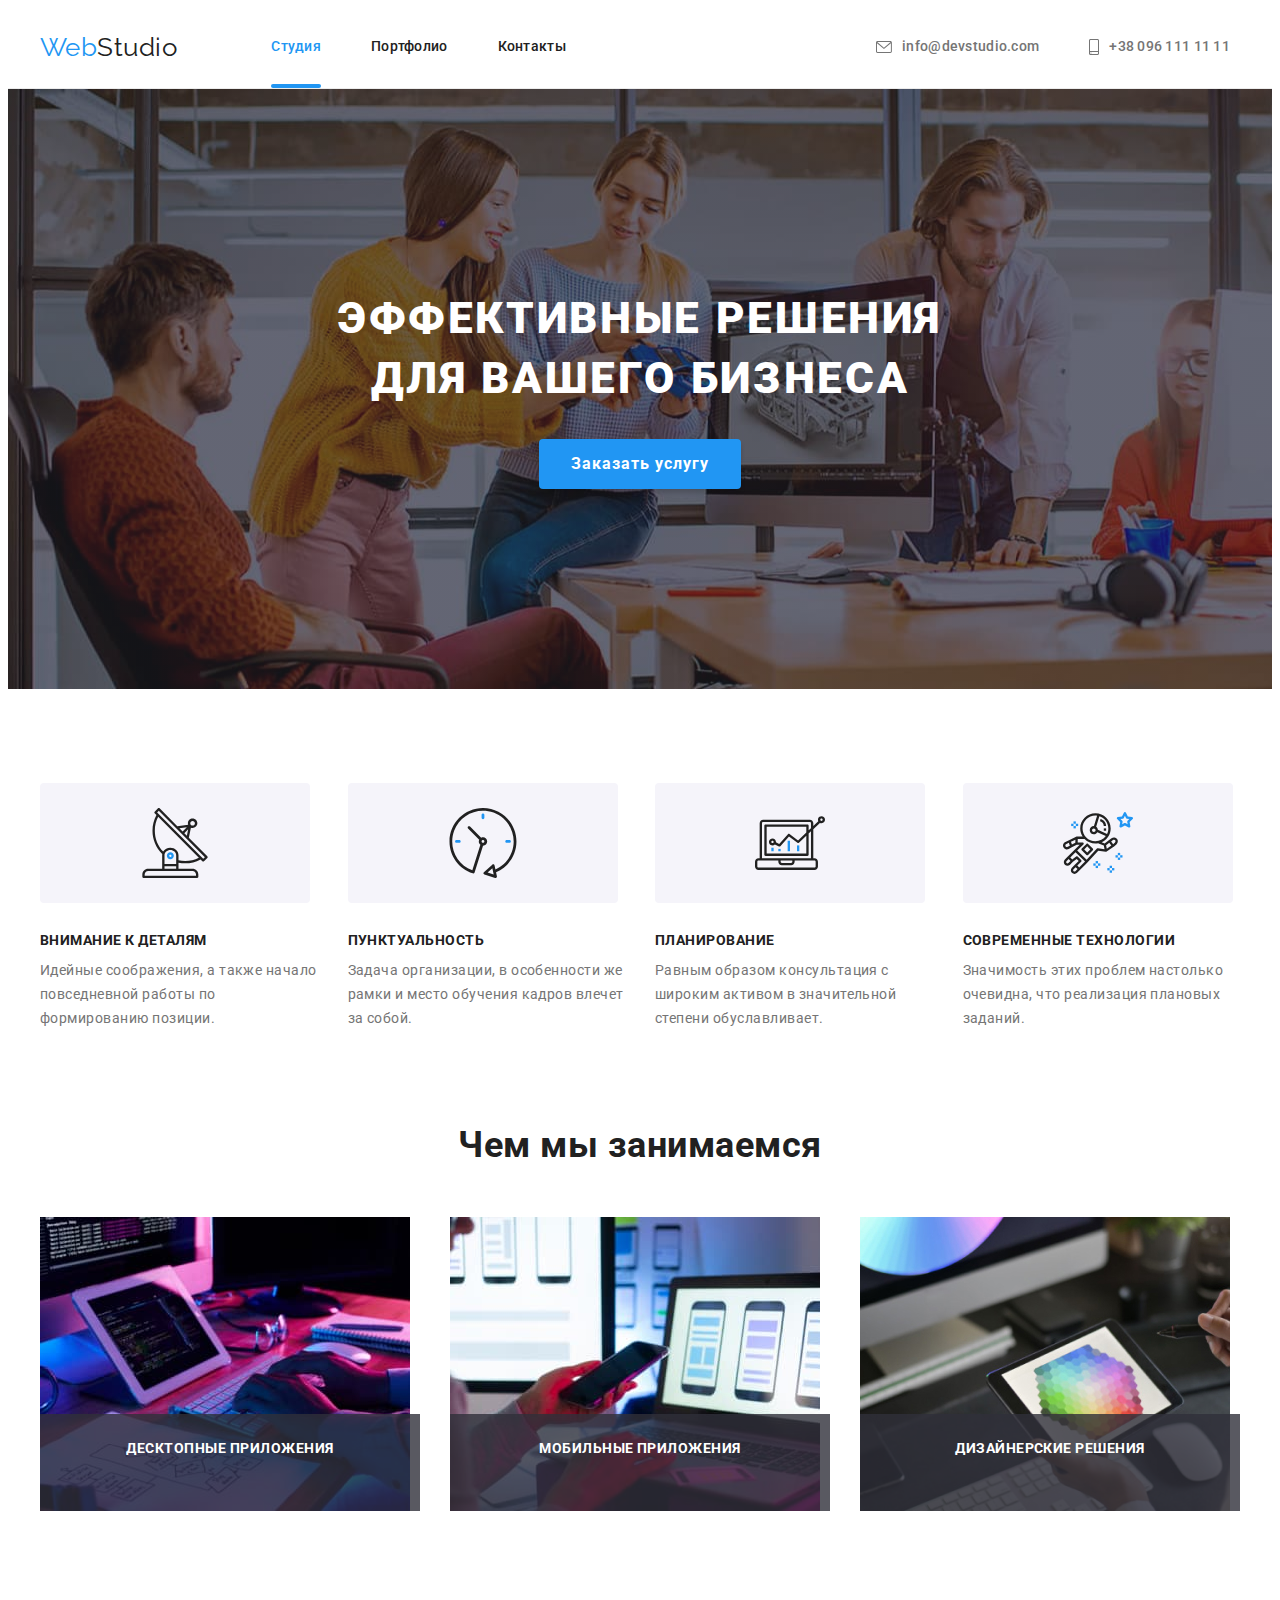
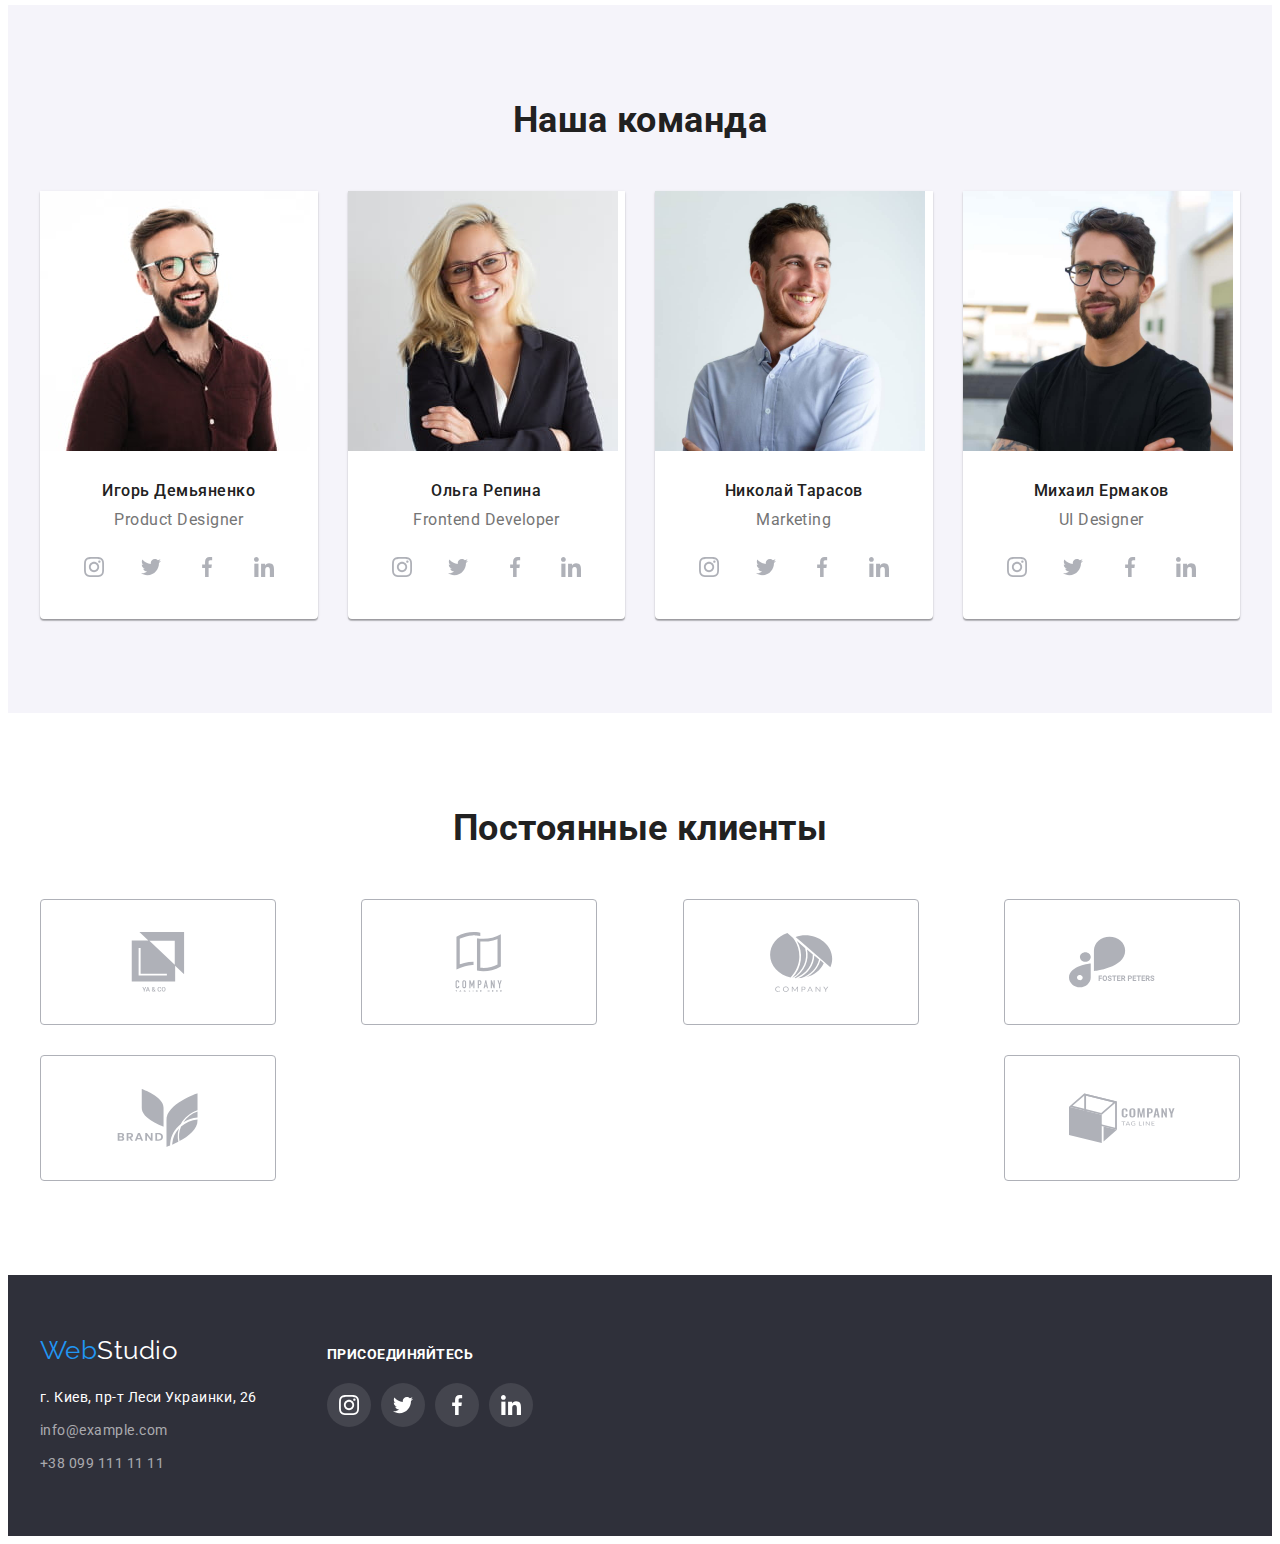
<file: index.html>
<!DOCTYPE html>
<html lang="ru">
  <head>
    <meta charset="UTF-8" />
    <meta http-equiv="X-UA-Compatible" content="IE=edge" />
    <meta name="viewport" content="width=device-width, initial-scale=1.0" />
    <title>Студия</title>
    <link rel="preconnect" href="https://fonts.gstatic.com" />
    <link
      href="https://fonts.googleapis.com/css2?family=Raleway:wght@700&family=Roboto:wght@400;500;700;900&display=swap"
      rel="stylesheet"
    />
    <link rel="stylesheet" href="https://cdnjs.cloudflare.com/ajax/libs/modern-normalize/1.1.0/modern-normalize.min.css" integrity="sha512-wpPYUAdjBVSE4KJnH1VR1HeZfpl1ub8YT/NKx4PuQ5NmX2tKuGu6U/JRp5y+Y8XG2tV+wKQpNHVUX03MfMFn9Q==" crossorigin="anonymous" referrerpolicy="no-referrer" />
    <link rel="stylesheet" href="./css/style.css" />
  </head>

  <body>
    <!-- HEADER -->
    <header class="header">
      <div class="container header-container">
        <nav class="navigation">
        <a class="logo" href="./index.html"> Web<span class="logo-accent">Studio</span></a>
        <ul class="menu list">
          <li class="menu-item">
            <a class="menu-link current" href="./index.html">Студия</a>
          </li>
          <li class="menu-item">
            <a class="menu-link" href="./portfolio.html">Портфолио</a>
          </li>
          <li class="menu-item">
            <a class="menu-link" href="">Контакты</a>
          </li>
        </ul>
      </nav>

      <ul class="menu list">
        <li class="menu-item">
          <a class="menu-link contact" href="mailto:info@devstudio.com">
          <svg class="envelope" width="16" height="12">
          <use href="./images/sprite.svg#envelope"></use></svg>info@devstudio.com</a>
        </li>
        <li class="menu-item">
          <a class="menu-link contact smartphone" href="tel:+380961111111">
            <svg class="smartphone" width="10" height="16">
              <use href="./images/sprite.svg#icon-smartphone"></use></svg>+38 096 111 11 11</a>
        </li>
      </ul> 
      </nav>
      </div>
    </header>

    <main>
      <!-- HERO -->
      <section class="hero">
        <div class="container">
        <h1 class="hero-title">Эффективные решения <br> для вашего бизнеса</h1>
        <button class="main-btn" type="button" data-modal-open>Заказать услугу</button>
        </div>
      </section>

      <!-- FUNCTIONS -->
      <section class="section-unic">
        <div class="container">
        <h2 hidden>Функции</h2>
        <ul class="subtitle list">

          <li class="subtitle-item">
            <div class="features-link">
            <svg class="features-icon" width="70" height="70">
              <use href="./images/sprite.svg#icon-antenna"></use>
            </svg>
          </div>
            <h3 class="subtitle-list">Внимание к деталям</h3>
            <p class="text">
              Идейные соображения, а также начало повседневной работы по формированию позиции.
            </p>  
          </li>

          <li class="subtitle-item">
            <div class="features-link">
            <svg class="features-icon" width="70" height="70">
              <use href="./images/sprite.svg#icon-clock"></use>
            </svg>
          </div>
            <h3 class="subtitle-list">Пунктуальность</h3>
            <p class="text">
              Задача организации, в особенности же рамки и место обучения кадров влечет за собой.
            </p>
          </li>

          <li class="subtitle-item">
            <div class="features-link">
            <svg class="features-icon" width="70" height="70">
              <use href="./images/sprite.svg#icon-diagram"></use>
            </svg>
          </div>
            <h3 class="subtitle-list">Планирование</h3>
            <p class="text">
              Равным образом консультация с широким активом в значительной степени обуславливает.
            </p>
          </li>

          <li class="subtitle-item">
            <div class="features-link">
            <svg class="features-icon" width="70" height="70">
              <use href="./images/sprite.svg#icon-astronaut"></use>
            </svg>
          </div>
            <h3 class="subtitle-list">Современные технологии</h3>
            <p class="text">
              Значимость этих проблем настолько очевидна, что реализация плановых заданий.
            </p>
          </li>
        </ul>
        </div>
      </section>

      <!-- ABOUT US -->
      <section class="section">
        <div class="container">
        <h2 class="section-title">Чем мы занимаемся</h2>
        <ul class="menu-content list">
          <li class="about-list">
            <img src="./images/about_us/box_1.jpg" alt="человек печатает на клавиатуре" width="370" height="294"/>
            <div class="about-list-wrap">
            <h3 class="subtitle-list subtitle-list-white">Десктопные приложения</h3>
            </div>
          </li>

          <li class="about-list">
            <img src="./images/about_us/box_2.jpg" alt="человек смотрит как интерфейс отображается на телефоне" width="370" height="294"/>
            <div class="about-list-wrap">
            <h3 class="subtitle-list subtitle-list-white">Мобильные приложения</h3>
            </div>
          </li>

          <li class="about-list">
            <img src="./images/about_us/box_3.jpg" alt="человек выберает цвет в палетке на планшете" width="370" height="294"/>
            <div class="about-list-wrap">
            <h3 class="subtitle-list subtitle-list-white">Дизайнерские решения</h3>
            </div>
          </li>
        </ul>
        </div>
      </section>

      <!--TEAM -->
      <section class="section team">
        <div class="container">
        <h2 class="section-title">Наша команда</h2>
        <ul class="menu-team list">  
          <li class="team-list">
            <img src="./images/team/team1.jpg" alt="парень в очках" width="270" height="260" />
            <div class="team-frame">
            <h3 class="team-item">Игорь Демьяненко</h3>
            <p class="team-position" lang="en">Product Designer</p>
            <ul class="social-list list">
              <li class="social-list-item">
                <a href="" class="social-list-link">
                  <svg class="social-list-icon">
                    <use href="./images/sprite.svg#icon-instagram"></use>
                  </svg>
                </a>
              </li>
              <li class="social-list-item">
                <a href="" class="social-list-link">
                  <svg class="social-list-icon">
                    <use href="./images/sprite.svg#icon-twitter"></use>
                  </svg>
                </a>
              </li>
              <li class="social-list-item">
                <a href="" class="social-list-link">
                  <svg class="social-list-icon">
                    <use href="./images/sprite.svg#icon-facebook"></use>
                  </svg>
                </a>
              </li>
              <li class="social-list-item">
                <a href="" class="social-list-link">
                  <svg class="social-list-icon">
                    <use href="./images/sprite.svg#icon-linkedin"></use>
                  </svg>
                </a>
              </li>
            </ul>
            </div>
          </li>

          <li class="team-list">
            <img src="./images/team/team2.jpg" alt="девушка в очках" width="270" height="260" />
            <div class="team-frame">
            <h3 class="team-item">Ольга Репина</h3>
            <p class="team-position" lang="en">Frontend Developer</p>
            <ul class="social-list list">
              <li class="social-list-item">
                <a href="" class="social-list-link">
                  <svg class="social-list-icon">
                    <use href="./images/sprite.svg#icon-instagram"></use>
                  </svg>
                </a>
              </li>
              <li class="social-list-item">
                <a href="" class="social-list-link">
                  <svg class="social-list-icon">
                    <use href="./images/sprite.svg#icon-twitter"></use>
                  </svg>
                </a>
              </li>
              <li class="social-list-item">
                <a href="" class="social-list-link">
                  <svg class="social-list-icon">
                    <use href="./images/sprite.svg#icon-facebook"></use>
                  </svg>
                </a>
              </li>
              <li class="social-list-item">
                <a href="" class="social-list-link">
                  <svg class="social-list-icon">
                    <use href="./images/sprite.svg#icon-linkedin"></use>
                  </svg>
                </a>
              </li>
            </ul>
            </div>  
          </li>

          <li class="team-list">
            <img src="./images/team/team3.jpg" alt="парень без очков" width="270" height="260" />
            <div class="team-frame">
            <h3 class="team-item">Николай Тарасов</h3>
            <p class="team-position" lang="en">Marketing</p>
            <ul class="social-list list">
              <li class="social-list-item">
                <a href="" class="social-list-link">
                  <svg class="social-list-icon">
                    <use href="./images/sprite.svg#icon-instagram"></use>
                  </svg>
                </a>
              </li>
              <li class="social-list-item">
                <a href="" class="social-list-link">
                  <svg class="social-list-icon">
                    <use href="./images/sprite.svg#icon-twitter"></use>
                  </svg>
                </a>
              </li>
              <li class="social-list-item">
                <a href="" class="social-list-link">
                  <svg class="social-list-icon">
                    <use href="./images/sprite.svg#icon-facebook"></use>
                  </svg>
                </a>
              </li>
              <li class="social-list-item">
                <a href="" class="social-list-link">
                  <svg class="social-list-icon">
                    <use href="./images/sprite.svg#icon-linkedin"></use>
                  </svg>
                </a>
              </li>
            </ul>
            </div>
          </li>

          <li class="team-list">
            <img src="./images/team/team4.jpg" alt="парень в очках" width="270" height="260" />
            <div class="team-frame">
            <h3 class="team-item">Михаил Ермаков</h3>
            <p class="team-position" lang="en">UI Designer</p>
            <ul class="social-list list">
              <li class="social-list-item">
                <a href="" class="social-list-link">
                  <svg class="social-list-icon">
                    <use href="./images/sprite.svg#icon-instagram"></use>
                  </svg>
                </a>
              </li>
              <li class="social-list-item">
                <a href="" class="social-list-link">
                  <svg class="social-list-icon">
                    <use href="./images/sprite.svg#icon-twitter"></use>
                  </svg>
                </a>
              </li>
              <li class="social-list-item">
                <a href="" class="social-list-link">
                  <svg class="social-list-icon">
                    <use href="./images/sprite.svg#icon-facebook"></use>
                  </svg>
                </a>
              </li>
              <li class="social-list-item">
                <a href="" class="social-list-link">
                  <svg class="social-list-icon">
                    <use href="./images/sprite.svg#icon-linkedin"></use>
                  </svg>
                </a>
              </li>
            </ul>
            </div> 
          </li>
        </ul>
        </div>
      </section>

      <!-- CUSTOMERS -->
      <section class="section">
        <div class="container">
          <h2 class="section-title">Постоянные клиенты</h2>
            <ul class="customers-item list">
              <li class="customers-list">
                <a href="" class="customers-list-link">
                  <svg class="customers-list-icon">
                    <use href="./images/sprite.svg#icon-yaco"></use>
                  </svg>
                </a>
              </li>
              <li class="customers-list">
                <a href="" class="customers-list-link">
                  <svg class="customers-list-icon">
                    <use href="./images/sprite.svg#icon-companyhere"></use>
                  </svg>
                </a>
              </li>
              <li class="customers-list">
                <a href="" class="customers-list-link">
                  <svg class="customers-list-icon">
                    <use href="./images/sprite.svg#icon-company"></use>
                  </svg>
                </a>
              </li>
              <li class="customers-list">
                <a href="" class="customers-list-link">
                  <svg class="customers-list-icon">
                    <use href="./images/sprite.svg#icon-foosterpeters"></use>
                  </svg>
                </a>
              </li>
              <li class="customers-list">
                <a href="" class="customers-list-link">
                  <svg class="customers-list-icon">
                    <use href="./images/sprite.svg#icon-brand"></use>
                  </svg>
                </a>
              </li>
              <li class="customers-list">
                <a href="" class="customers-list-link">
                  <svg class="customers-list-icon">
                    <use href="./images/sprite.svg#icon-companytagline"></use>
                  </svg>
                </a>
              </li>
            </ul>
        </div>
      </section>

    </main>

    <!-- FOOTER -->
    <footer class="footer">
      <div class="container footer-cont">
        <div>
      <a class="logo" href="./index.html"> Web<span class="logo-accent-footer">Studio</span></a>
        <ul class="menu-footer list">
          <li class="menu-footer-item">
            <a
              class="footer-link map"
              href="https://goo.gl/maps/1UZFesSTMJwaVFkD8"
              target="_blank"
              rel="noopener noreferrer"
              >г. Киев, пр-т Леси Украинки, 26</a>
          </li>
          <li class="menu-footer-item">
            <a class="footer-link" href="mailto:info@example.com">info@example.com</a>
          </li>
          <li class="menu-footer-item">
            <a class="footer-link" href="tel:+380991111111">+38 099 111 11 11</a>
          </li>
        </ul>
        </div>

        <div class="footer-container">
        <h3 class="footer-join">присоединяйтесь</h3>
        <ul class="footer-web list">
            <li class="footer-list-web">
               <a href="" class="social-list-link footer-icon-bg">
                  <svg class="social-list-icon footer-icon">
                    <use href="./images/sprite.svg#icon-instagram"></use>
                  </svg>
                </a>
            </li>
            <li class="footer-list-web">
                <a href="" class="social-list-link footer-icon-bg">
                  <svg class="social-list-icon footer-icon">
                    <use href="./images/sprite.svg#icon-twitter"></use>
                  </svg>
                </a>
            </li>
            <li class="footer-list-web">
                <a href="" class="social-list-link footer-icon-bg">
                  <svg class="social-list-icon footer-icon">
                    <use href="./images/sprite.svg#icon-facebook"></use>
                  </svg>
                </a>
            </li>
            <li class="footer-list-web">
                <a href="" class="social-list-link footer-icon-bg">
                  <svg class="social-list-icon footer-icon">
                    <use href="./images/sprite.svg#icon-linkedin"></use>
                  </svg>
                </a>
            </li>
        </ul>
        </div>
      </div>
    </footer>

    <div class="backdrop is-hidden" data-modal>
      <div class="modal">
       
        <button type="button" class="close-btn" data-modal-close>
             <svg class="" width="18" height="18">
            <use href="./images/closebtn.svg#icon-close-black-18dp-2-1"></use>
          </svg>
        </button>

      </div>
    </div>

    <script src="./js/modal.js"></script>
  </body>
</html>
</file>
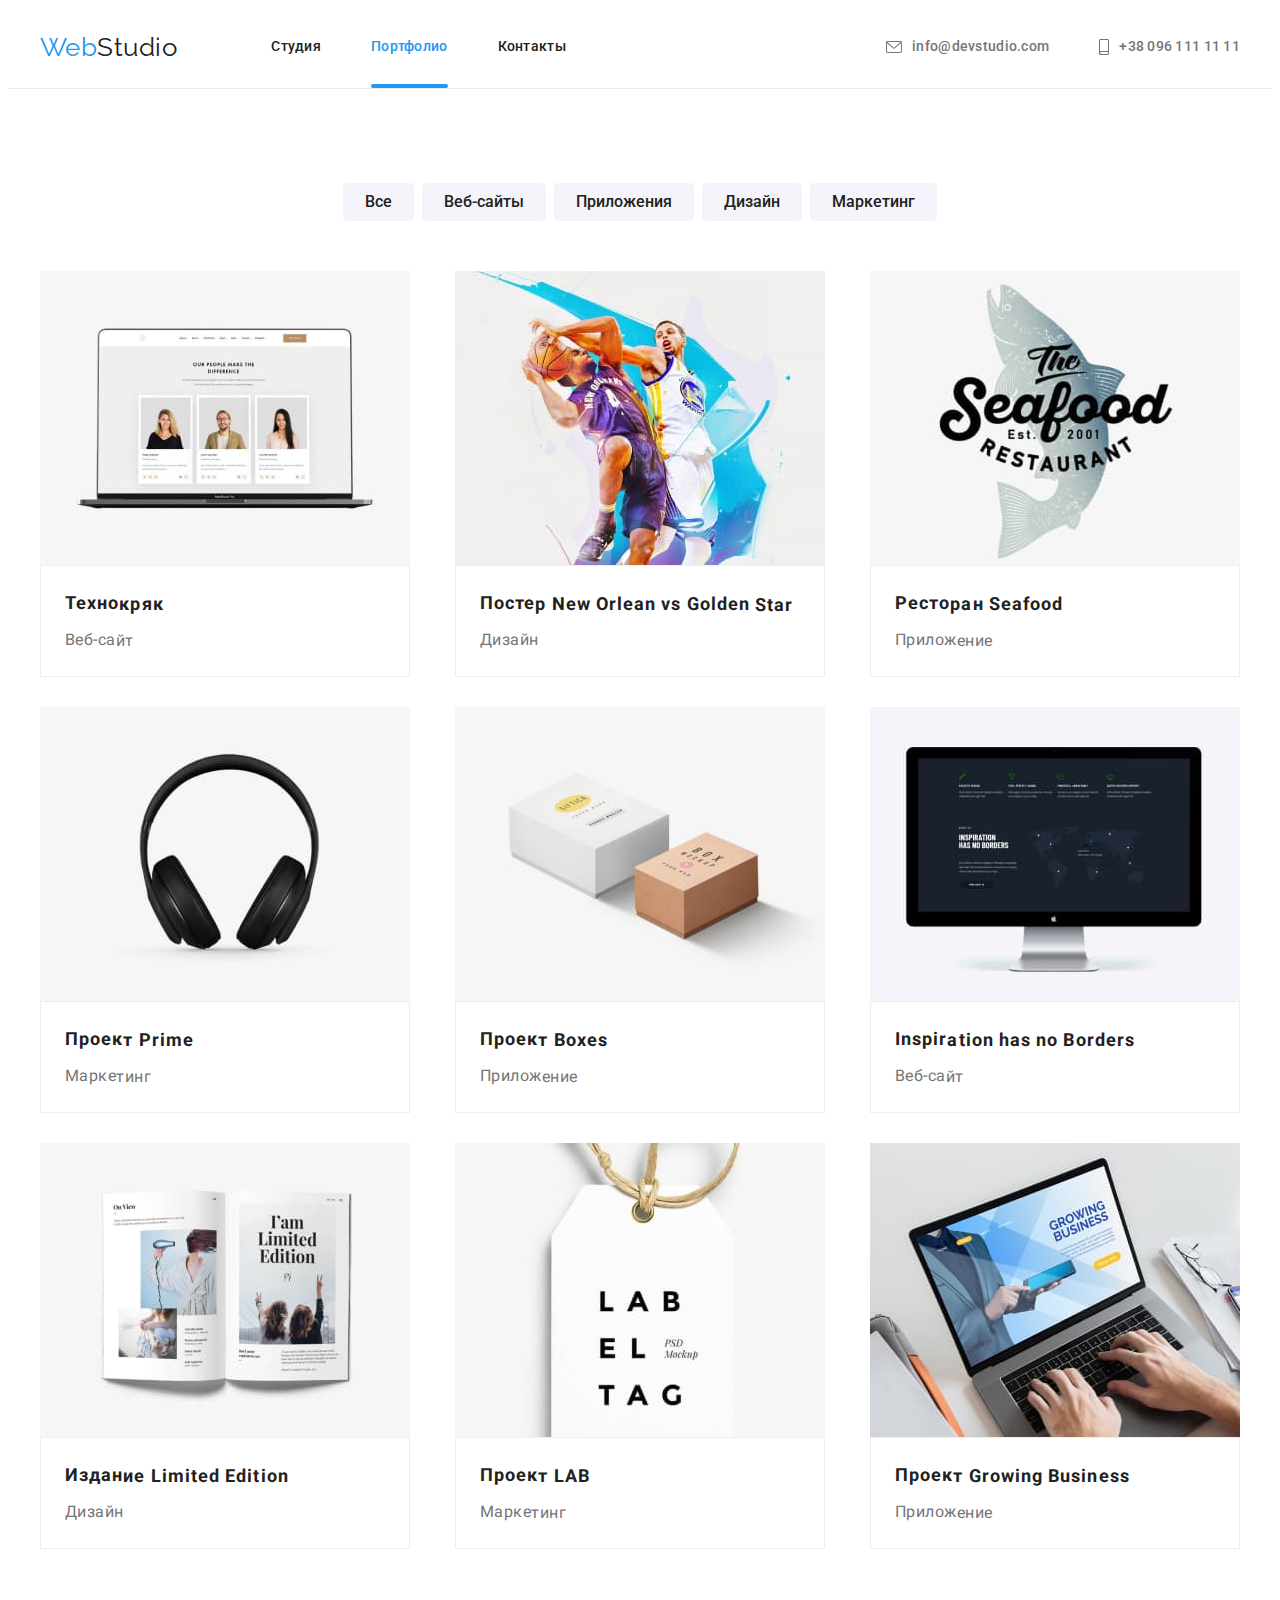
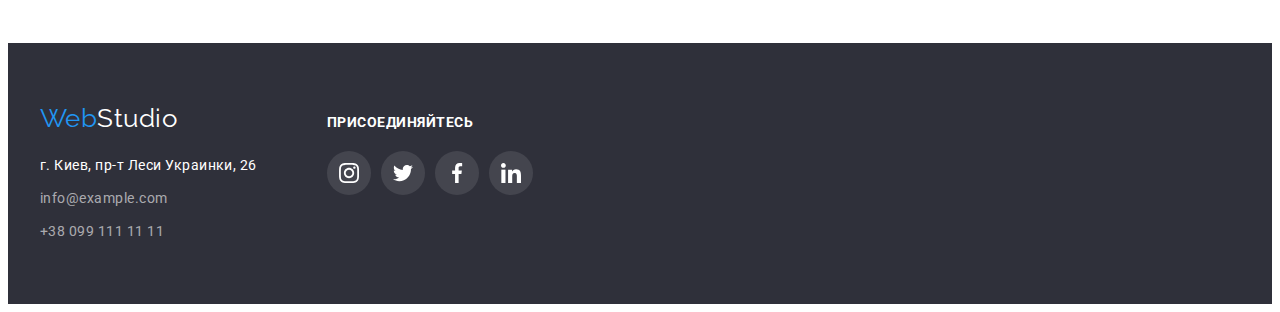
<file: portfolio.html>
<!DOCTYPE html>
<html lang="ru">

<head>
  <meta charset="UTF-8" />
  <meta http-equiv="X-UA-Compatible" content="IE=edge" />
  <meta name="viewport" content="width=device-width, initial-scale=1.0" />
  <title>Портфолио</title>
  <link rel="preconnect" href="https://fonts.gstatic.com" />
  <link href="https://fonts.googleapis.com/css2?family=Raleway:wght@700&family=Roboto:wght@400;500;700;900&display=swap"
    rel="stylesheet" />
    <link rel="stylesheet" href="https://cdnjs.cloudflare.com/ajax/libs/modern-normalize/1.1.0/modern-normalize.min.css" integrity="sha512-wpPYUAdjBVSE4KJnH1VR1HeZfpl1ub8YT/NKx4PuQ5NmX2tKuGu6U/JRp5y+Y8XG2tV+wKQpNHVUX03MfMFn9Q==" crossorigin="anonymous" referrerpolicy="no-referrer" />
  <link rel="stylesheet" href="./css/style.css" />
</head>

<body>
  <!-- HEADER -->
  <header class="header">
    <div class="container header-container">
     <nav class="navigation">
      <a class="logo" href="./index.html"> Web<span class="logo-accent">Studio</span></a>
      <ul class="menu list">
        <li class="menu-item">
          <a class="menu-link" href="./index.html">Студия</a>
        </li>
        <li class="menu-item">
          <a class="menu-link current" href="./portfolio.html">Портфолио</a>
        </li>
        <li class="menu-item">
          <a class="menu-link" href="">Контакты</a>
        </li>
      </ul>
    </nav>
    <ul class="menu list">
      <li class="menu-item">
        <a class="menu-link contact" href="mailto:info@devstudio.com">
          <svg class="envelope" width="16" height="12">
          <use href="./images/sprite.svg#envelope"></use></svg>info@devstudio.com</a>
      </li>
      <li class="menu-item">
        <a class="menu-link contact" href="tel:+380961111111">
          <svg class="smartphone" width="10" height="16">
          <use href="./images/sprite.svg#icon-smartphone"></use></svg>+38 096 111 11 11</a>
      </li>
    </ul>
    </div>
  </header>

  <main>
    <!--PORTFOLIO-->
    <section class="section">
      <div class="container">
      <h2 hidden>Портфолио</h2>
      <ul class="filter btn list">
        <li class="filter-list">
          <button class="modal-btn blue" type="button">Все</button>
        </li>
        <li class="filter-list">
          <button class="modal-btn" type="button">Веб-сайты</button>
        </li>
        <li class="filter-list">
          <button class="modal-btn" type="button">Приложения</button>
        </li>
        <li class="filter-list">
          <button class="modal-btn" type="button">Дизайн</button>
        </li>
        <li class="filter-list">
          <button class="modal-btn" type="button">Маркетинг</button>
        </li>
      </ul>

      <ul class="portfolio list">
        
        <li class="portfolio-item portfolio-link">
          <a href="" class="portfolio-item-link">
            <div class="portfolio-item-wrapper">
              <img src="./images/portfolio/laptop.jpg" alt="макбук" width="370" height="294" />
              <p class="overlay">Технокряк это современная площадка распространения коронавируса. Компании используют эту платформу для цифрового шпионажа и атак на защищённые сервера конкурентов.</p>
            </div>
          
            <div class="portfolio-frame">
             <h3 class="portfolio-name">Технокряк</h3>
             <p class="portfolio-desc">Веб-сайт</p>
            </div>
          </a>
        </li>

        <li class="portfolio-item portfolio-link">
          <a href="" class="portfolio-item-link">
            <div class="portfolio-item-wrapper">
              <img src="./images/portfolio/poster.jpg" alt="Постер" width="370" height="294" />
              <p class="overlay"></p>
            </div>

            <div class="portfolio-frame">
              <h3 class="portfolio-name">Постер<span lang="eu"> New Orlean vs Golden Star</span></h3>
              <p class="portfolio-desc">Дизайн</p>
            </div>
          </a>
        </li>

        <li class="portfolio-item portfolio-link">
          <a href="" class="portfolio-item-link">
            <div class="portfolio-item-wrapper">
              <img src="./images/portfolio/restaurant.jpg" alt="логотип ресторана" width="370" height="294" />
              <p class="overlay"></p>
            </div>

            <div class="portfolio-frame">
              <h3 class="portfolio-name">Ресторан <span lang="eu">Seafood</span></h3>
              <p class="portfolio-desc">Приложение</p>
            </div>
          </a>
        </li>

        <li class="portfolio-item portfolio-link">
          <a href="" class="portfolio-item-link">
            <div class="portfolio-item-wrapper">
              <img src="./images/portfolio/headphones.jpg" alt="наушники" width="370" height="294" />
              <p class="overlay"></p>
            </div>

            <div class="portfolio-frame">
              <h3 class="portfolio-name">Проект<span lang="eu"> Prime</span></h3>
              <p class="portfolio-desc">Маркетинг</p>
            </div>
          </a> 
        </li>

        <li class="portfolio-item portfolio-link">
          <a href="" class="portfolio-item-link">
            <div class="portfolio-item-wrapper">
              <img src="./images/portfolio/boxes.jpg" alt="две коробки" width="370" height="294" />
              <p class="overlay"></p>
            </div>

            <div class="portfolio-frame">
              <h3 class="portfolio-name">Проект<span lang="eu"> Boxes</span></h3>
              <p class="portfolio-desc">Приложение</p>
            </div>
          </a>
        </li>

        <li class="portfolio-item portfolio-link">
          <a href="" class="portfolio-item-link">
            <div class="portfolio-item-wrapper">
              <img src="./images/portfolio/imac.jpg" alt="аймак" width="370" height="294" />
              <p class="overlay"></p>
            </div>

            <div class="portfolio-frame">
              <h3 class="portfolio-name" lang="eu">Inspiration has no Borders</h3>
              <p class="portfolio-desc">Веб-сайт</p>
            </div>
          </a>
        </li>

        <li class="portfolio-item portfolio-link">
          <a href="" class="portfolio-item-link">
            <div class="portfolio-item-wrapper">
              <img src="./images/portfolio/magazine.jpg" alt="журнал" width="370" height="294" />
              <p class="overlay"></p>
            </div>

            <div class="portfolio-frame">
              <h3 class="portfolio-name">Издание<span lang="eu"> Limited Edition</span></h3>
              <p class="portfolio-desc">Дизайн</p>
            </div>
          </a>         
        </li>

        <li class="portfolio-item portfolio-link">
          <a href="" class="portfolio-item-link">
            <div class="portfolio-item-wrapper">
              <img src="./images/portfolio/tag.jpg" alt="бирка" width="370" height="294" />
              <p class="overlay"></p>
            </div>

            <div class="portfolio-frame">
              <h3 class="portfolio-name">Проект<span lang="eu"> LAB</span></h3>
              <p class="portfolio-desc">Маркетинг</p>
            </div>
          </a>         
        </li>

        <li class="portfolio-item portfolio-link">
          <a href="" class="portfolio-item-link">
            <div class="portfolio-item-wrapper">
              <img src="./images/portfolio/typing.jpg" alt="набор текста на макбуке" width="370" height="294" />
              <p class="overlay"></p>
            </div>

            <div class="portfolio-frame">
              <h3 class="portfolio-name">Проект<span lang="eu"> Growing Business</span></h3>
              <p class="portfolio-desc">Приложение</p>
            </div>
          </a>         
        </li>

      </ul>
      </div>
    </section>
  </main>

  <!-- FOOTER -->
  <footer class="footer">
      <div class="container footer-cont">
        <div>
      <a class="logo" href="./index.html"> Web<span class="logo-accent-footer">Studio</span></a>
        <ul class="menu-footer list">
          <li class="menu-footer-item">
            <a
              class="footer-link map"
              href="https://goo.gl/maps/1UZFesSTMJwaVFkD8"
              target="_blank"
              rel="noopener noreferrer"
              >г. Киев, пр-т Леси Украинки, 26</a>
          </li>
          <li class="menu-footer-item">
            <a class="footer-link" href="mailto:info@example.com">info@example.com</a>
          </li>
          <li class="menu-footer-item">
            <a class="footer-link" href="tel:+380991111111">+38 099 111 11 11</a>
          </li>
        </ul>
        </div>

        <div class="footer-container">
        <h3 class="footer-join">присоединяйтесь</h3>
        <ul class="footer-web list">
            <li class="footer-list-web">
               <a href="" class="social-list-link footer-icon-bg">
                  <svg class="social-list-icon footer-icon">
                    <use href="./images/sprite.svg#icon-instagram"></use>
                  </svg>
                </a>
            </li>
            <li class="footer-list-web">
                <a href="" class="social-list-link footer-icon-bg">
                  <svg class="social-list-icon footer-icon">
                    <use href="./images/sprite.svg#icon-twitter"></use>
                  </svg>
                </a>
            </li>
            <li class="footer-list-web">
                <a href="" class="social-list-link footer-icon-bg">
                  <svg class="social-list-icon footer-icon">
                    <use href="./images/sprite.svg#icon-facebook"></use>
                  </svg>
                </a>
            </li>
            <li class="footer-list-web">
                <a href="" class="social-list-link footer-icon-bg">
                  <svg class="social-list-icon footer-icon">
                    <use href="./images/sprite.svg#icon-linkedin"></use>
                  </svg>
                </a>
            </li>
        </ul>
        </div>
      </div>
    </footer>
  <!-- <footer class="footer">
    <div class="container">
    <a class="logo" href="./index.html"> Web<span class="logo-accent-footer">Studio</span></a>
    <address>
      <ul class="menu-footer list">
        <li class="menu-footer-item">
          <a class="footer-link map" href="https://goo.gl/maps/1UZFesSTMJwaVFkD8" target="_blank"
            rel="noopener noreferrer">г. Киев, пр-т Леси Украинки, 26</a>
        </li>
        <li class="menu-footer-item">
          <a class="footer-link" href="mailto:info@example.com">info@example.com</a>
        </li>
        <li class="menu-footer-item">
          <a class="footer-link" href="tel:+380991111111">+38 099 111 11 11</a>
        </li>
      </ul>
    </address>
    </div>
  </footer> -->
</body>

</html>
</file>
<file: css/style.css>
:root {
  --primary-text-color: #212121;
  --title-text-color: #757575;
  --accent-color: #2196f3;
  --white-color: #ffffff;
  --main-background: #2f303a;
  --section-background: #f5f4fa;
  --footer-logo: rgba(255, 255, 255, 0.6);
}

body {
  font-family: 'Roboto', sans-serif;
  background-color: var(--white-color);
  color: var(--primary-text-color);
  letter-spacing: 0.03em;
}

.list {
  list-style: none;
}

h1,
h2,
h3,
h4,
h5,
h6,
p {
  margin-top: 0;
  margin-bottom: 0;
}

ul,
ol {
  margin-top: 0;
  margin-bottom: 0;
  padding-left: 0;
}

img {
  display: block;
}

.container {
  width: 1200px;
  margin: 0 auto;
  padding-left: 15px;
  padding-right: 15px;
}

/* ========= HEADER ========= */
.header {
  padding-top: 24px;
  padding-bottom: 25px;
  border-bottom: 1px solid #ececec;
}

.header-container {
  display: flex;
  align-items: center;
  justify-content: space-between;
}

.navigation {
  display: flex;
  align-items: center;
}

.menu {
  display: flex;
  align-items: center;
}

.logo {
  font-family: 'Raleway', sans-serif;
  font-size: 26px;
  line-height: 1.19;
  color: var(--accent-color);
  text-decoration: none;
  margin-right: 94px;
}

.menu-item:not(:last-child) {
  margin-right: 50px;
}

.logo-accent {
  color: var(--primary-text-color);
}

.logo-accent-footer {
  color: var(--white-color);
}

.menu-link {
  display: flex;
  position: relative;
  align-items: center;
  font-weight: 500;
  font-size: 14px;
  line-height: 1.14;
  letter-spacing: 0.02em;
  color: inherit;
  text-decoration: none;

  transition: color 250ms cubic-bezier(0.4, 0, 0.2, 1);
}

.menu .menu-link.current {
  color: var(--accent-color);
}

.menu-link.contact {
  color: var(--title-text-color);
}

.menu-link:hover,
.menu-link:focus {
  color: var(--accent-color);
}

.menu-item {
  display: flex;
  align-items: center;
}

.envelope,
.smartphone {
margin-right: 10px;
fill: currentColor;
}

.current::after {
  position: absolute;
  content: "";
  width: 100%;
  height: 4px;
  bottom: 0;
  background-color: var(--accent-color);
  border-radius: 2px;

  transform: translateY(33px);

}

/* =========END HEADER ========= */

/* ========= HERO ========= */

.hero {
  background-position: center;
  max-width: 1600px;
  background: var(--main-background);
  background-image: linear-gradient(
    rgba(47, 48, 58, 0.4),
    rgba(47, 48, 58, 0.4)
    ), 
    url(../images/hero/bg.jpg);
  background-size: cover;
  align-items: center;
  text-align: center;
  margin: 0 auto;
  padding-top: 200px;
  padding-bottom: 200px;
  

}

.hero-title {
  font-weight: 900;
  font-size: 44px;
  line-height: 1.36;
  text-align: center;
  letter-spacing: 0.06em;
  text-transform: uppercase;
  color: var(--white-color);
  margin-bottom: 30px;
}

.main-btn {
  border-radius: 4px;
  padding: 10px 32px;
  font-family: inherit;
  font-weight: bold;
  font-size: 16px;
  line-height: 1.88;
  letter-spacing: 0.06em;
  color: var(--white-color);
  background-color: var(--accent-color);
  cursor: pointer;
  display: block;
  margin: 0 auto;
  margin-left: auto;
  border: none;
  box-shadow: 0px 4px 4px rgba(0, 0, 0, 0.15);
}

/* ========= END HERO ========= */

/* ========= SECTION ========= */

.section {
  padding-top: 94px;
  padding-bottom: 94px;
}

.section-unic {
padding-top: 94px;
}

.subtitle {
  display: flex;
  margin-left: -30px;
  margin-top: -30px;
}

.subtitle-list {
  font-size: 14px;
  line-height: 1.14;
  text-transform: uppercase;
  margin-bottom: 10px;
}

.about-list-wrap {
  position: relative;
}

.subtitle-list-white {
  position: absolute;
  bottom: 0;
  left: 0;
  width: 100%;
  height: 70px;
  margin-bottom: 0;
  text-align: center;
  padding-top: 27px;
  color: var(--white-color);
  background: rgba(47, 48, 58, 0.8);
}


.subtitle-item {
  flex-basis: calc((100% - 120px) / 4);
  margin-left: 30px;
  margin-top: 30px;
}

.subtitle-item:not(:last-child) {
  justify-content: space-between;
  /* margin-right: 30px; */
}

.text {
  font-weight: normal;
  font-size: 14px;
  line-height: 1.71;
  color: var(--title-text-color);
}

.section-title {
  font-size: 36px;
  line-height: 1.17;
  text-align: center;
  margin-bottom: 50px;
}

.menu-content {
  display: flex;
  flex-wrap: wrap;
  margin-left: -30px;
  margin-top: -30px;
}

.about-list {
  flex-basis: calc((100% - 90px) / 3);
  margin-left: 30px;
  margin-top: 30px;
}

.menu-team {
  display: flex;
  flex-wrap: wrap;
  margin-left: -30px;
  margin-top: -30px;
}

.team {
  background-color: var(--section-background);
}    


.team-list {
  flex-basis: calc((100% - 120px) / 4);
  margin-left: 30px;
  margin-top: 30px;
  box-shadow: 0px 1px 3px rgba(0, 0, 0, 0.12), 0px 1px 1px rgba(0, 0, 0, 0.14), 0px 2px 1px rgba(0, 0, 0, 0.2);
  border-radius: 0px 0px 4px 4px;
  background-color: var(--white-color);
}

.team-item {
  font-weight: 500;
  font-size: 16px;
  line-height: 1.19;
  text-align: center;
  margin-bottom: 10px;
}

.team-frame {
  padding-top: 30px;
  padding-bottom: 30px;
  padding-left: 32px;
  padding-right: 32px;
}

.team-position {
  font-size: 16px;
  line-height: 1.19;
  text-align: center;
  color: var(--title-text-color);
  margin-bottom: 16px;
}

.filter {
  display: flex;
  margin-bottom: 50px;
  justify-content: center;
}

.filter-list:not(:last-child) {
  margin-right: 8px;
}


.modal-btn {
  font-family: inherit;
  font-weight: 500;
  font-size: 16px;
  line-height: 1.63;
  color: var(--primary-text-color);
  cursor: pointer;
  padding: 6px 22px;
  border: none;
  border-radius: 4px;
  background-color: #F5F4FA;

  transition: background-color 250ms cubic-bezier(0.4, 0, 0.2, 1),
  color 250ms cubic-bezier(0.4, 0, 0.2, 1),
  box-shadow 250ms cubic-bezier(0.4, 0, 0.2, 1);;
}

.modal-btn:hover,
.modal-btn:focus {
  color: var(--white-color);
  background-color: var(--accent-color);
  box-shadow: 0px 3px 1px 
rgba(0, 0, 0, 0.1), 0px 1px 2px 
rgba(0, 0, 0, 0.08), 0px 2px 2px 
rgba(0, 0, 0, 0.12);
}

.portfolio {
  display: flex;
  flex-wrap: wrap;
  justify-content: space-between;
  margin-left: -30px;
  margin-top: -30px;
}

.portfolio-item {
  position: relative;
  flex-basis: calc((100% - 270px) / 9);
  margin-left: 30px;
  margin-top: 30px;
}

.portfolio-name {
  font-size: 18px;
  line-height: 2;
  letter-spacing: 0.06em;
  color: var(--primary-text-color);
  transform: rotate(0.26deg);
}

.portfolio-frame {
  padding: 20px 24px;
  border: 1px solid #eeeeee;
}

.portfolio-desc {
  font-size: 16px;
  line-height: 1.88;
  color: var(--title-text-color);
  transform: rotate(0.26deg);
  margin-top: 4px;
}

.portfolio-item-link {
text-decoration: none;
}

.portfolio-item-wrapper {
  position: relative;
  overflow: hidden;
}

.overlay {
  position: absolute;
  top: 0;
  left: 0;
  width: 100%;
  height: 100%;
  background-color: rgba(33, 150, 243, 0.9);
  color: var(--white-color);
  font-size: 18px;
  line-height: 1.56;
  padding: 63px 24px;
  overflow: auto;

  transform: translateY(100%);
  transition: transform 250ms cubic-bezier(0.4, 0, 0.2, 1);
}


.portfolio-item-link:hover .overlay,
.portfolio-item-link:focus .overlay {
  transform: translateY(0%);
}

.features-link {
  display: flex;
  align-items: center;
  justify-content: center;
  margin-bottom: 30px;
  width: 270px;
  height: 120px;
  background-color: var(--section-background);
  border-radius: 4px;
}

.social-list,
.customers-item {
  display: flex;
  justify-content: space-between;
}

.social-list-icon {
  width: 20px;
  height: 20px;
}

.social-list-link {
display: flex;
align-items: center;
justify-content: center;
width: 44px;
height: 44px;
border-radius: 50%;
fill: #AFB1B8;

transition: background-color 250ms cubic-bezier(0.4, 0, 0.2, 1),
fill 250ms cubic-bezier(0.4, 0, 0.2, 1);
}

.social-list-link:hover,
.social-list-link:focus {
  fill: #ffffff;
  background-color: var(--accent-color);
}

.customers-item {
  display: flex;
  flex-wrap: wrap;
  margin-left: -30px;
  margin-top: -30px;
}

.customers-list {
  margin-left: 30px;
  margin-top: 30px;
}

.customers-list-link {
  display: flex;
  align-items: center;
  justify-content: center;
  width: 170px;
  height: 92px;
  padding-top: 16px;
  padding-bottom: 16px;
  padding-left: 32px;
  padding-right: 32px;
  border: 1px solid #AFB1B8;
  border-radius: 4px;
  fill: #AFB1B8;

  transition: fill 250ms cubic-bezier(0.4, 0, 0.2, 1),
  border-color 250ms cubic-bezier(0.4, 0, 0.2, 1);
}

.customers-list-icon {
  width: 106px;
  height: 60px;
}

.customers-list-link:hover,
.customers-list-link:focus {
  fill:var(--accent-color);
  border-color: var(--accent-color);
}

.portfolio-item:hover,
.portfolio-item:focus {
box-shadow: 0px 1px 1px 
rgba(0, 0, 0, 0.12), 0px 4px 4px 
rgba(0, 0, 0, 0.06), 1px 4px 6px 
rgba(0, 0, 0, 0.16);
cursor: pointer;
}
/* ========= END SECTION ========= */

/* ========= FOOTER ========= */

footer .logo {
  margin-right: 0px;
}

.footer-link {
  font-style: normal;
  font-size: 14px;
  line-height: 1.71;
  color: var(--footer-logo);
  text-decoration: none;
}

.menu-footer {
  margin-top: 20px;
  /* margin-right: 70px; */
}

.menu-footer-item:not(:last-child) {
  margin-bottom: 9px;
}

.footer-link.map {
  color: var(--white-color);
}

.footer {
  background-color: var(--main-background);
  padding-top: 60px;
  padding-bottom: 60px;
}

.footer-cont {
  display: flex;
  align-items: baseline;
}

.footer-join {
  font-size: 14px;
  line-height: 1.14;
  text-transform: uppercase;
  margin-bottom: 20px;
  color:var(--white-color);
}

.footer-icon {
  fill: var(--white-color);
}

.footer-web {
  display: flex;
}

.footer-list-web {
  margin-right: 10px;
}

.footer-icon-bg {
background-color: rgba(255, 255, 255, 0.1);;
}

.footer-container {
  margin-left: 70px;
}
/* =========END FOOTER ========= */

.backdrop {
  position: fixed;
  top: 0;
  left: 0;
  width: 100vw;
  height: 100vh;
  background: rgba(0, 0, 0, 0.2);

  opacity: 1;
  visibility: visible;
  pointer-events: auto;

  transition: opacity 250ms cubic-bezier(0.4, 0, 0.2, 1), 
  visibility 250ms cubic-bezier(0.4, 0, 0.2, 1);
}

.modal {
  position: absolute;
  left: 50%;
  top: 50%;
  width: 528px;
  height: 580px;
  background:var(--white-color);
  box-shadow: 0px 1px 3px rgba(0, 0, 0, 0.12), 0px 1px 1px rgba(0, 0, 0, 0.14), 0px 2px 1px rgba(0, 0, 0, 0.2);
  border-radius: 4px;

  transform: translate(-50%, -50%);
}

.close-btn {
  position: absolute;
  top: 8px;
  right: 8px;
  width: 30px;
  height: 30px;
  border-radius: 50%;
  border: 1px solid rgba(0, 0, 0, 0.1);
  background-color: transparent;
  cursor: pointer;
  padding: 0;
}

.is-hidden {
  opacity: 0;
  visibility: hidden;
  pointer-events: none;
}
</file>
